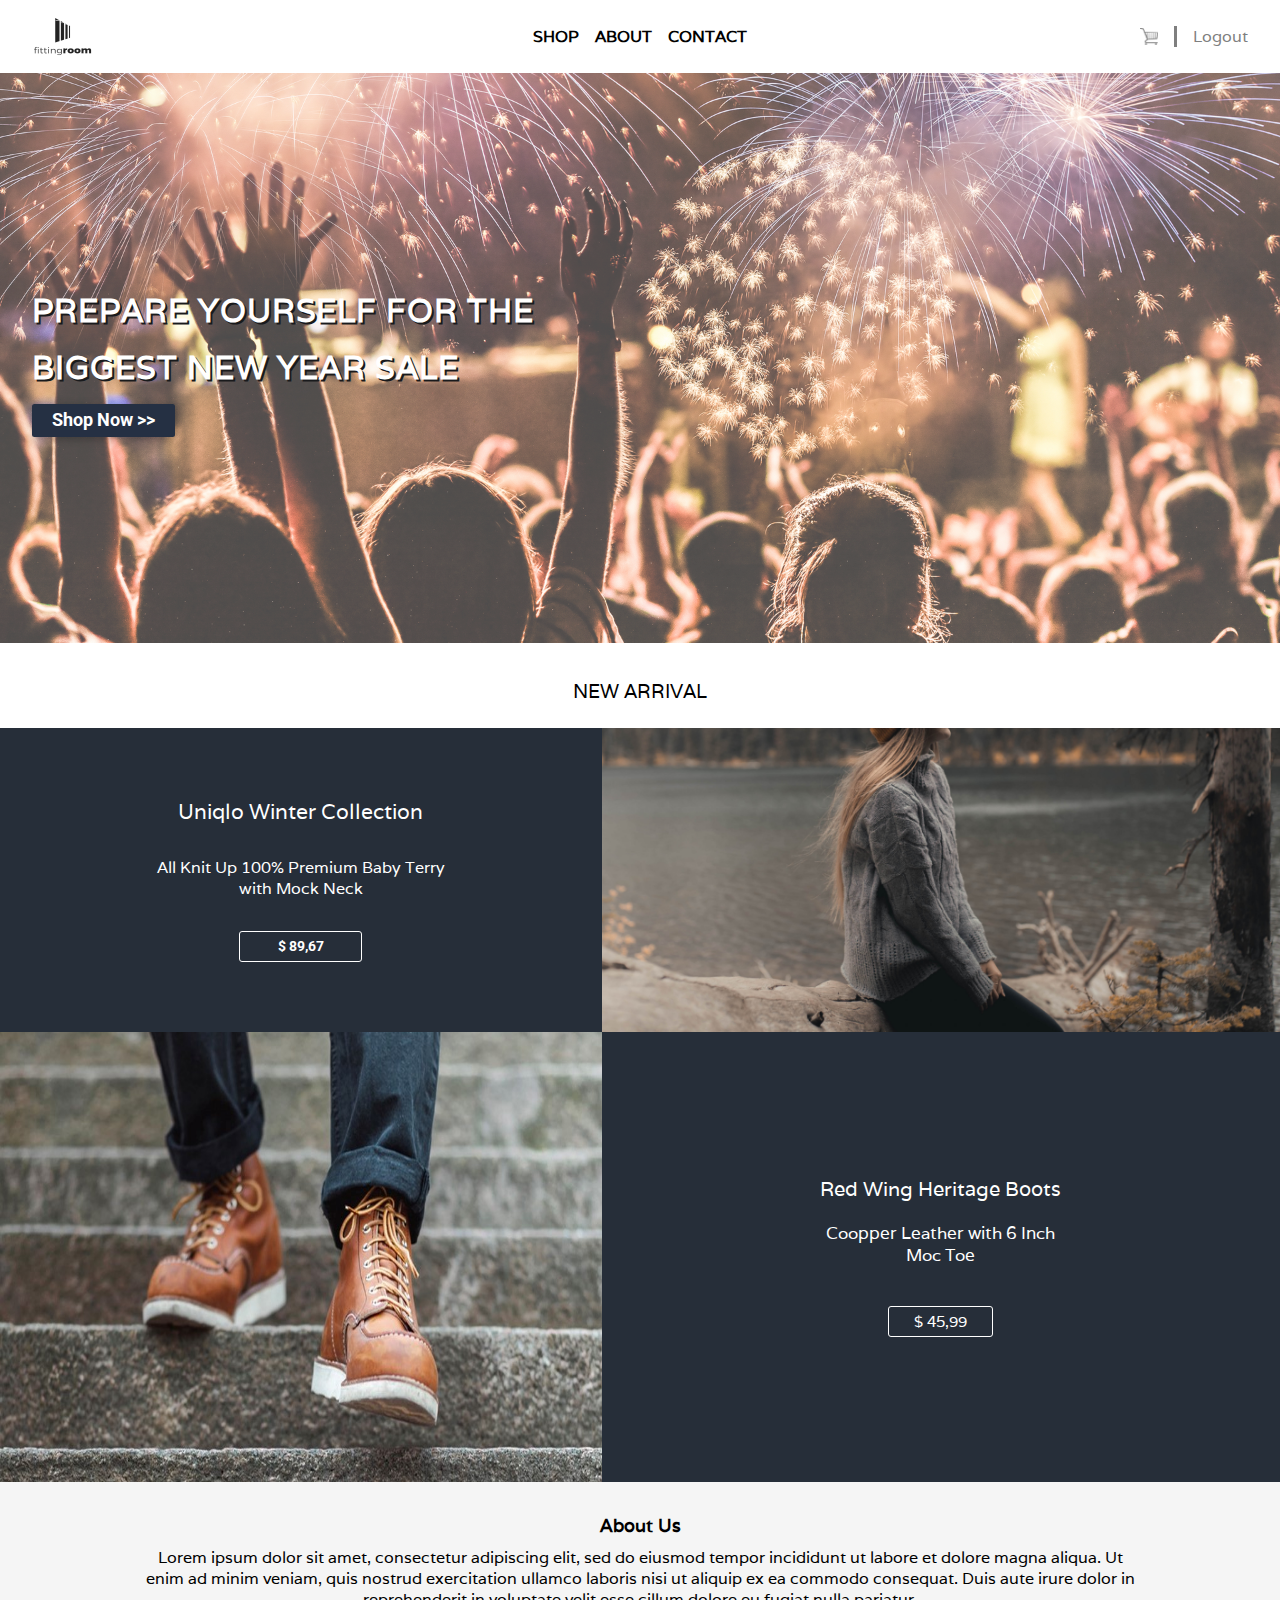
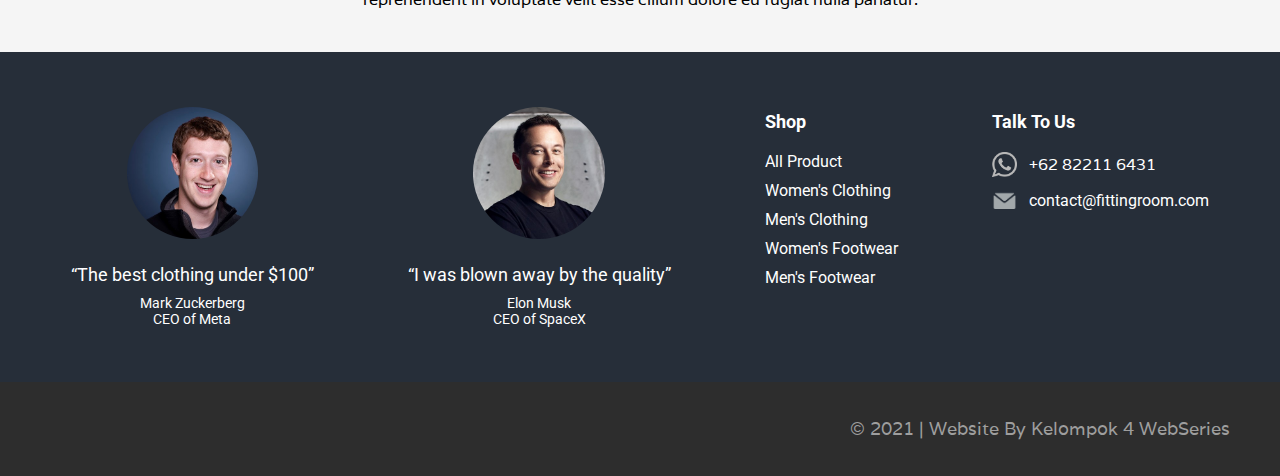
<file: index.html>
<!DOCTYPE html>
<html lang="en">
<head>
    <meta charset="UTF-8">
    <meta http-equiv="X-UA-Compatible" content="IE=edge">
    <meta name="viewport" content="width=device-width, initial-scale=1.0">
    <title>Landing Page | Tim 4 WebSeries GDSC</title>
    <link rel="stylesheet" href="./assets/css/style.css">
</head>
<body>
    <!--Landing Page 1 Start-->
    <header>
        <article class="header-wrapper">
            <navbar class="navbar">
                <nav class="nav-top">
                    <span id="logo">
                        <img src="./assets/img/logo2.png" alt="logo-fittingRoom">
                    </span>
                    <div class="nav-link">
                        <a href="#">SHOP</a>
                        <a href="#">ABOUT</a>
                        <a href="#">CONTACT</a>
                    </div>
                    <span id="icon">
                        <img src="./assets/img/cart.png" alt="cart-grossery">
                        <a href="./index-login.html">Logout</a>
                    </span>
                </nav>
            </navbar>
        </article>
    </header>
    <main>
       <article class="main-wrapper">
            <section class="hero">
                <div class="hero-box">
                    <div class="hero-text">
                        <h1>PREPARE YOURSELF FOR THE</h1>
                        <h1>BIGGEST NEW YEAR SALE</h1>
                        <button type="button" class="btn" id="btn-shop">Shop Now >></button>
                    </div>
                </div>
            </section>
            <section class="container-split">
                <p>New Arrival</p>
            </section>
            <section class="product-box">
                <div class="product-link">
                    <h3>Uniqlo Winter Collection</h3>
                    <p>All Knit Up 100% Premium Baby Terry with Mock Neck</p>
                    <button type="button" class="btn-main" id="btn-product">$ 89,67</button>
                </div>
                <div class="product-img-top">
                    <img src="./assets/img/produk2.jpg" alt="woman-drink">
                </div>
            </section>
       </article>
    </main>
    <!--Landing Page 1 End-->
    <!-- New Arrival bag 2 (sepatu)-->
    <section class="arrival2">
      <div class="new-arrival2">
        <div class="product-img">
          <img src="./assets/img/product-2.jpg" alt="product" />
        </div>
        <div class="product-detail">
          <h3>Red Wing Heritage Boots</h3>
          <h4>Coopper Leather with 6 Inch</h4>
          <h4>Moc Toe</h4>
          <h5>$ 45,99</h5>
        </div>
      </div>
    </section>
    <!-- End of new arrival bag 2 (sepatu)-->

    <!-- About us -->
    <div class="about">
      <div class="title-about">
        <h3>About Us</h3>
      </div>
      <div class="desc-about">
        <p>
          Lorem ipsum dolor sit amet, consectetur adipiscing elit, sed do
          eiusmod tempor incididunt ut labore et dolore magna aliqua. Ut enim ad
          minim veniam, quis nostrud exercitation ullamco laboris nisi ut
          aliquip ex ea commodo consequat. Duis aute irure dolor in
          reprehenderit in voluptate velit esse cillum dolore eu fugiat nulla
          pariatur.
        </p>
      </div>
    </div>
    <!-- End of About us -->

    <!-- Pre-footer -->
    <div class="pre-footer">
      <section class="pre-item">
        <div class="mark">
          <img src="./assets/img/mark1.jpg" alt="Mark" />
          <h4>“The best clothing under $100”</h4>
          <h5>Mark Zuckerberg</h5>
          <h3>CEO of Meta</h3>
        </div>

        <div class="elon">
          <img src="./assets/img/elon2.jpg" alt="Elon" />
          <h4>“I was blown away by the quality”</h4>
          <h5>Elon Musk</h5>
          <h3>CEO of SpaceX</h3>
        </div>

        <div class="shop">
          <h3>Shop</h3>
          <ul>
            <li>All Product</li>
            <li>Women's Clothing</li>
            <li>Men's Clothing</li>
            <li>Women's Footwear</li>
            <li>Men's Footwear</li>
          </ul>
        </div>

        <div class="contact">
          <h3>Talk To Us</h3>
          <div class="watsap">
            <img src="./assets/img/wa.png" alt="Whatsapp" />
            <p>+62 82211 6431</p>
          </div>

          <div class="email">
            <img src="./assets/img/email.png" alt="Email" />
            <p>contact@fittingroom.com</p>
          </div>
        </div>
      </section>
    </div>
    <!-- end of pre-footer -->

    <!-- footer -->
    <footer class="footer">
      <div class="item-footer">
        <p>© 2021 | Website By Kelompok 4 WebSeries</p>
      </div>
    </footer>
    <!-- end of footer -->
</body>
</html>
</file>
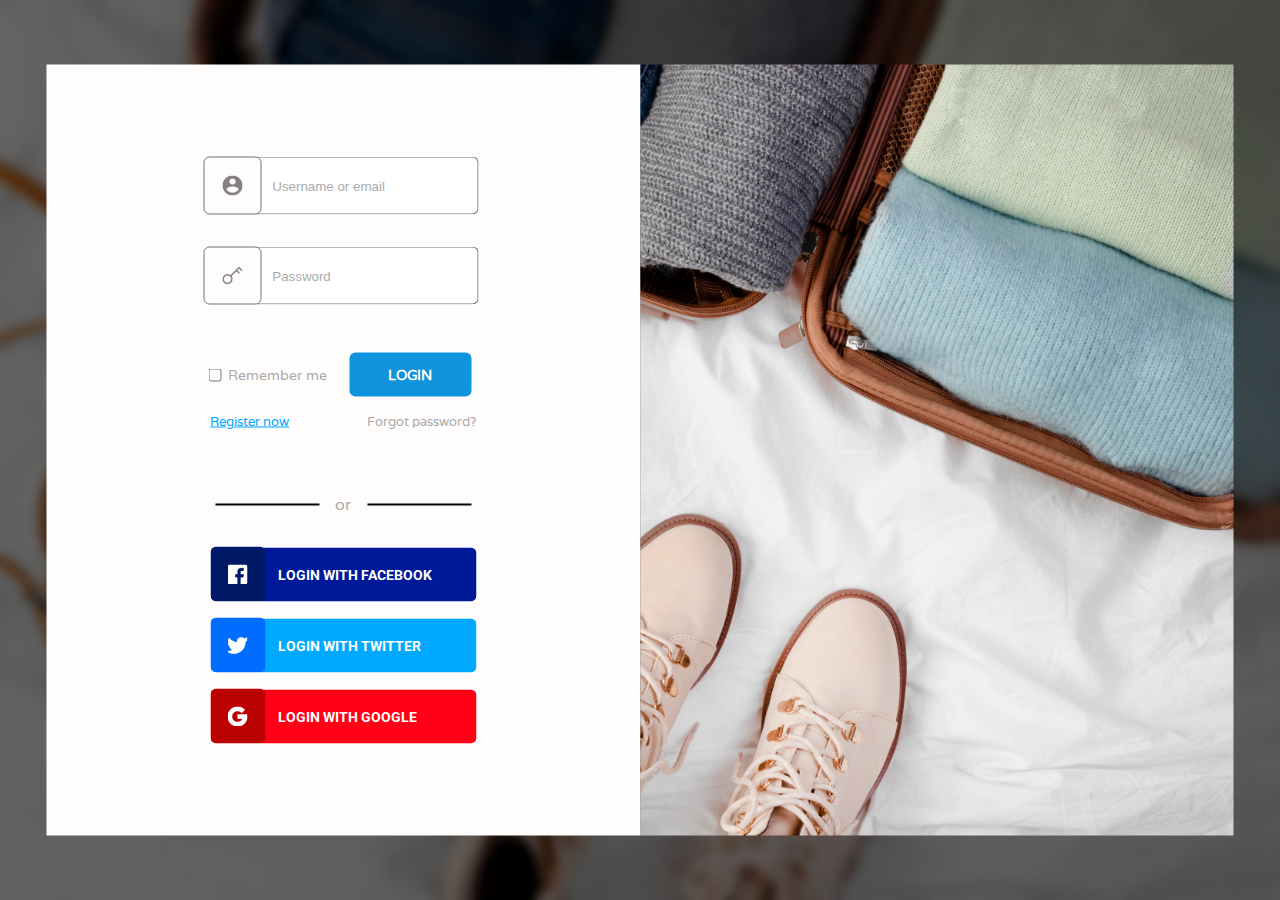
<file: index-login.html>
<!DOCTYPE html>
<html lang="en">
  <head>
    <meta charset="UTF-8" />
    <meta http-equiv="X-UA-Compatible" content="IE=edge" />
    <meta name="viewport" content="width=device-width, initial-scale=1.0" />
    <title>Login Page | Tim 4 WebSeries GDSC</title>
    <link rel="stylesheet" href="./assets/css/style.css" />
  </head>
  <body>
    <article class="login">
      <section class="login-wrap">
        <div class="register-wrap">
          <div class="login-box">
            <form class="login-box">
                <div class="sign-box">
                  <div class="sign-wrap usermane-box">
                    <img class="icon" src="./assets/img-login/user.png" alt="Username-icon">
                    <input type="email" class="input-box" placeholder="Username or email" />
                  </div>
                  <div class="sign-wrap password-box">
                    <img class="icon" src="./assets/img-login/key.png" alt="password-icon">
                    <input type="password" class="input-box" placeholder="Password" />
                  </div>
                </div>
                <div class="confirm-box">
                  <div class="option-box">
                    <span id="remember-box">
                      <input type="checkbox" id="check-me">
                      <p>Remember me</p>
                    </span>
                    <a href="./index.html" class="login-link">Login</a>
                  </div>
                  <div class="signup-box">
                    <a id="register" href="#">Register now</a>
                    <a id="forgot" href="#">Forgot password?</a>
                  </div>
                </div>
            </form>
          </div>
          <div class="line-box">
            <span class="line"></span>
            <p>or</p>
            <span class="line"></span>
          </div>
          <div class="sosmed-box">
            <div class=" username-box">
              <img class="icon" id="fb-icon" src="./assets/img-login/facebook.png" alt="Facebook-icon">
              <a href="#" class="sosmed-link" id="facebook-link">Login With Facebook</a>
            </div>
            <div class=" username-box">
              <img class="icon" id="tw-icon" src="./assets/img-login/twitter.png" alt="twitter-icon">
              <a href="#" class="sosmed-link" id="twitter-link">Login With Twitter</a>
            </div>
            <div class=" username-box">
              <img class="icon" id="g-icon" src="./assets/img-login/google.png" alt="gooogle-icon">
              <a href="#" class="sosmed-link" id="google-link">Login With Google</a>
            </div>
          </div>
        </div>
        <div class="img-register">'</div>
      </section>
    </article>
  </body>
  </html>
</file>
<file: assets/css/style.css>
@import url('https://fonts.googleapis.com/css2?family=Lato&family=Varela&display=swap');
@import url('https://fonts.googleapis.com/css2?family=Lato&family=Roboto:wght@400;500;700&family=Varela&display=swap');
*{
    padding: 0;
    margin: 0;
}
ul,ol{
  list-style-type: none;
}
a{
  text-decoration: none;
}
body{
  box-sizing: border-box;
  font-family: 'Varela', sans-serif;
}
button{
  font-family: 'Roboto',sans-serif;
  font-weight: bold;
  font-size: 14px;
  cursor: pointer;
}
/*Login CSS*/
.icon{
  display: block;
  width: 20px;
  height: 20px;
}
.login{
  display: block;
  position: relative;
  width: 100%;
  height: 100vh;
  background-image: url('../img-login/background.jpg');
  background-size: cover;
  background-position: right;
  background-repeat: no-repeat ;
}
.login-wrap{
  display: flex;
  flex-direction: row;
  align-items: center;
  position: absolute;
  width: 1187px;
  height: 771px;
  top: 50% ;
  left: 50%;
  transform: translate(-50%,-50%);
}
.register-wrap {
  display: flex;
  flex-direction: column;
  align-items: center;
  justify-content: center;
  width: 50%;
  height: 100%;
  background-color: #FFFCFC;
  gap: 2rem;
}
.login-box{
  display: flex;
  width: 270px;
  flex-direction: column;
  align-items: center;
  gap: 3rem;
}
.sign-box{
  display: flex;
  flex-direction: column;
  width: 100%;
  gap: 2rem;
}
.sign-box .sign-wrap{
  display: flex;
  flex-direction: row;
  align-items: center;
}
.sign-wrap img {
  padding: 18px;
  border: 1px solid #747070;
  border-radius: 6px;
  margin: -5px;
  z-index: 1;
}
.sign-wrap input{
  display: block;
  width: 100%;
  height: 56px;
  border: 1px solid #747070;
  border-left: 0;
  border-radius: 0 6px 6px 0;
  padding-left: 1rem;
}
.sign-wrap .input-box:focus{
  outline: none !important;
  border: 1px solid #000;
  border-left: 0;
}
.sign-wrap input::placeholder{
  color: #ABABAB;
}

.confirm-box,
.option-box{
  display: flex;
  width: 100%;
  align-items: center;
  flex-direction: column;
  justify-content: space-evenly;
  gap: 1rem;
}
.option-box{
  flex-direction: row;
}
.option-box #remember-box{
  display: flex;
  flex-direction: row;
  align-items: center;
  justify-content: center;
  gap: .4rem;
}
#option-box #check-me{
  width: 16px;
  height: 16px;
  border-radius: 6px;
  margin: 3px 3px 3px 5px;
}
#remember-box p{
  font-size: 14px;
  color: #ABABAB;
}
.option-box .login-link{
  width: 102px;
  border-radius: 6px;
  background-color: #0f93dd;
  font-size: 14px;
  font-weight: bold;
  color: #fff;
  text-transform: uppercase;
  transition: .5s ease-out;
  text-align: center;
  margin: auto auto;
  padding: 13px 10px;
}
.option-box .login-link:hover{
  box-shadow: 0px 3px 4px rgba(0, 0, 0, 0.25);;
}
.confirm-box .signup-box{
  display: flex;
  width: 266px;
  align-items: center;
  justify-content: space-between;
}
.signup-box a{
  font-size: 13px;
}
.signup-box #register{
  color: #00A8FF;
  text-decoration: underline;
}
.signup-box #forgot{
  color: #ABABAB;
}
.line-box{
  display: flex;
  align-items: center;
  flex-direction: row;
  gap: 1rem;
  justify-content: center;
  margin-top: 2rem;
}
.line-box .line{
  width: 102px;
  border: 1px solid #000;
}
.line-box p{
  font-size: 1rem;
  color: #ABABAB;
}
.sosmed-box{
  display: flex;
  max-width: 266px;
  flex-direction: column;
  gap: 1rem;
}
.username-box{
  display: flex;
  width: 266px;
  flex-direction: row;
  align-items: center;
}
.username-box a{
  width: 179px;
  color: #fff;
  border-radius: 0 6px 6px 0;
  font-family: 'Roboto',sans-serif;
  font-weight: bold;
  text-transform: uppercase;
  font-size: 14px;
  padding: 18px 18px 18px 18px;
  border: 1px solid transparent;
  border-left: 0;
}
.username-box #facebook-link{
  background-color: #001998;
}
.username-box #twitter-link{
  background-color: #00A8FF;
}
.username-box #google-link{
  background-color: #FF0016;
}

.username-box img{
  display: block;
  width: 20px;
  height: 20px;
}
.username-box #fb-icon,
.username-box #tw-icon,
.username-box #g-icon{
  border-radius: 6px;
  padding: 18px;
  padding: 17.5px;
  margin-right: -5px;
  z-index: 1;
}
.username-box #fb-icon{
  background-color: #001967;
}
.username-box #tw-icon{
  background-color: #006DFF;
}
.username-box #g-icon{
  background-color: #BB0000;
}

.img-register{
  display: block;
  width: 50%;
  height: 100%;
  background-image: url('../img-login/bg.jpg');
  background-size: cover;
  background-position: center right;
}
/*Login CSS End*/

/*CSS-HEADER*/
.header-wrapper{
    display: block;
    position: relative;
    max-width: 100%;
    height: 1vh;
    background-color: #fff;
}
.header-wrapper .navbar{
    display: block;
    position: fixed;
    background-color: #fff;
    
    right: 0;
    left: 0;
    width: 100%;
    height: auto;
    margin: auto auto;
    z-index: 10;
}
.navbar .nav-top{
    display: flex;
    width: 1440px;
    flex-direction: row;
    align-items: center;
    justify-content: space-between;
    margin: auto auto;
    padding: 1rem 0;
}
.nav-top #logo{
    display: flex;
    width: 30%;
    align-items: center;
    justify-content: left;
}
.nav-top .nav-link{
    display: flex;
    width :40%;
    flex-direction: row;
    align-items: center;
    justify-content: center;
    gap: 1rem;
}
.nav-top #icon{
    display: flex;
    width : 30%;
    align-items: center;
    justify-content: right;
    gap: 1rem;
}
#icon img{
    width : 5%;
}
#icon a{
    border-left: 3px solid #7f7f7f;
    padding: 0 0 0 1rem;
    color: #7F7F7F;
    font-weight: normal !important;
}
.nav-top a {
    font-weight: bold;
    color: #000;
}

/*CSS-HEADER END*/

/*CSS-MAIN START*/
.main-wrapper{
    display : block;
    max-width : 100%;
    margin-top : 4rem;
}
.main-wrapper .hero{
    position: relative;
    max-width: 100%;
}
.main-wrapper .hero::before{
    content : "";
    background-image: url('../img/bg.jpg');
    background-size: cover;
    background-repeat: no-repeat;
    background-position: center;
    position: absolute;
    top: 0;
    right: 0;
    bottom: 0;
    left: 0;
    opacity: .7;
    z-index: -1;
    width: 100%;
    height: 700px;
}
.hero .hero-box{
    display: flex;
    width: 1440px;
    align-items: center;
    margin: auto auto;
    height: 100%;
}
.hero-box .hero-text{
    display: flex;
    flex-direction: column;
    justify-content: center;
    height: 71.8vh;
    gap: 1rem;
}
.hero-text h1{
    font-size: 2rem;
    letter-spacing: 0.03em;
    color:#fff;
    text-shadow: 2px 2px #191a1c;
}
.hero-text .btn{
    width: 143px;
    height: 33px;
    border-radius: 2.5px;
    border: none;
    background-color: #253043;
    box-shadow: 2px 2px 8px rgba(0, 0, 0, 0.25);
}
.hero-text #btn-shop{
    color:#fff;
    font-size: 1.1rem;
    font-weight: regular;
}

.container-split{
    display: block;
    width: 100%;
    padding: 25px 0;
    margin: auto auto;
}
.container-split p{
    font-size: 1.2rem;
    color: #000;
    text-transform: uppercase;
    text-align: center;
}

.product-box{
    display: flex;
    flex-direction: row;
    width: 100%;
}
.product-link{
    display: flex;
    width: 47%;
    flex-direction: column;
    align-items: center;
    justify-content: center;
    background-color: #262E39;
    text-align: center;
    color: #fff;
    gap: 2rem;
}
.product-img-top{
    display: block;
    width: 53%;
}
.product-img-top img {
    width: 100%;
    height: 100%;
}
.product-link h3{
    font-weight: normal;
    font-size: 1.3rem;
}
.product-link p {
    font-size: 1rem;
    width: 290px;
}
.product-link #btn-product{
    color: #fff;
    width: 123px;
    height: 31px;
    border: 1px solid #fff;
    border-radius: 3px;
    background-color: transparent;
}
/*CSS-MAIN End*/

/* New Arrival bag 2 (sepatu) */
.arrival2 {
  height: 450px;
}
.new-arrival2 {
    height: 450px;
    display: flex;
}

.product-img {
    width: 47%;
    background-color: #262e39;
}
.product-img img {
    background-size: cover;
    height: 394px;
    width: 100%;
    height: 100%;
}

.product-detail {
    display: flex;
    background-color: #262e39;
    width: 53%;
    flex-direction: column;
    align-items: center;
    justify-content: center;
}
.product-detail h3 {
  font-family: "Varela", sans-serif;
  font-size: 20px;
  font-weight: normal;
  color: #ffffff;
  margin: 10px;
}


.product-detail h4:nth-child(2) {
    font-family: "Varela", sans-serif;
    font-size: 17px;
    color: #ffffff;
    font-weight: normal;
    margin: 10px 10px 0 10px;
}
.product-detail h4 {
  font-family: "Varela", sans-serif;
  font-size: 17px;
  color: #ffffff;
  font-weight: normal;
  margin: 0 10px 30px 10px;
}
.product-detail h5 {
  font-family: "Varela", sans-serif;
  color: #ffffff;
  font-size: 15px;
  font-weight: normal;
  margin: 10px;
  padding: 5px 25px;
  border: 1px white solid;
  border-radius: 3px;
}

/* End of New Arrival bag 2 (sepatu) */

/* About */
.about {
  background-color: #f5f5f5;
  height: 170px;
  display: flex;
  flex-direction: column;
  align-items: center;
  justify-content: center;
}

.title-about h3 {
  text-align: center;
  font-size: 18px;
}

.desc-about p {
  text-align: center;
  width: 1004px;
  margin: 10px 0;
}
/* End of About */

/* pre-footer */
.pre-footer {
  height: 330px;
  background-color: #262e39;
  display: flex;
  align-items: center;
  justify-content: center;
}

.pre-item {
  height: 226px;
  width: 1232px;
  display: flex;
  align-items: center;
  justify-content: space-around;
  /* justify-content: space-between;
  margin: 0 70px; */
}

.mark {
  display: flex;
  flex-direction: column;
  align-items: center;
}

.mark img {
  height: 132px;
  border-radius: 50%;
}

.mark h4 {
  color: white;
  font-weight: normal;
  font-family: "Roboto", sans-serif;
  font-size: 18px;
  margin-top: 25px;
}

.mark h5 {
  color: white;
  font-weight: normal;
  font-family: "Roboto", sans-serif;
  text-align: center;
  font-size: 14px;
  width: 153px;
  margin-top: 10px;
}

.mark h3 {
  color: white;
  font-weight: normal;
  font-family: "Roboto", sans-serif;
  text-align: center;
  font-size: 14px;
  width: 153px;
}

.elon {
  display: flex;
  flex-direction: column;
  align-items: center;
}

.elon img {
  height: 132px;
  border-radius: 50%;
}

.elon h4 {
  color: white;
  font-weight: normal;
  font-family: "Roboto", sans-serif;
  font-size: 18px;
  margin-top: 25px;
}

.elon h5 {
  color: white;
  font-weight: normal;
  text-align: center;
  font-family: "Roboto", sans-serif;
  font-size: 14px;
  width: 130px;
  margin-top: 10px;
}
.elon h3 {
  color: white;
  font-weight: normal;
  text-align: center;
  font-family: "Roboto", sans-serif;
  font-size: 14px;
  width: 130px;
}

.shop {
  color: white;
  margin-bottom: 25px;
}

.shop h3 {
  font-family: "Roboto", sans-serif;
  margin-bottom: 20px;
  font-size: 18px;
}

.shop ul {
  padding: 0;
}
.shop ul li {
  list-style: none;
  font-family: "Roboto", sans-serif;
  margin: 10px 0;
  font-size: 16px;
}

.contact {
  color: white;
  margin-bottom: 100px;
}

.contact h3 {
  font-family: "Roboto", sans-serif;
  margin-bottom: 20px;
  font-size: 18px;
}

.watsap {
  display: flex;
  align-items: center;
  margin-bottom: 10px;
}
.watsap img {
  height: 25.49px;
  margin-right: 12px;
}

.watsap p {
  font-size: 16px;
}

.email {
  display: flex;
  align-items: center;
  font-family: "Roboto", sans-serif;
  margin-bottom: 10px;
}

.email img {
  height: 25.49px;
  margin-right: 12px;
  font-family: "Roboto", sans-serif;
}

.email p {
  font-size: 16px;
}
/* end of pre-footer */

/* footer */
.footer {
  display: flex;
  background-color: #2d2d2d;
  height: 94px;
  align-items: center;
  justify-content: flex-end;
}

.item-footer {
  margin-right: 50px;
}

.item-footer p {
  color: #9e9e9e;
  font-size: 18px;
}
/* end of footer */

/*Responsive Start */
@media screen and (max-width:1440px) {
    .hero-box .hero-text {
        height: 64.5vh;
    }
    .navbar .nav-top,
    .hero .hero-box {
        width: 95%;
    }
    .main-wrapper .hero::before {
        height: 570px;
    }
}
/*Responsive End */
</file>
